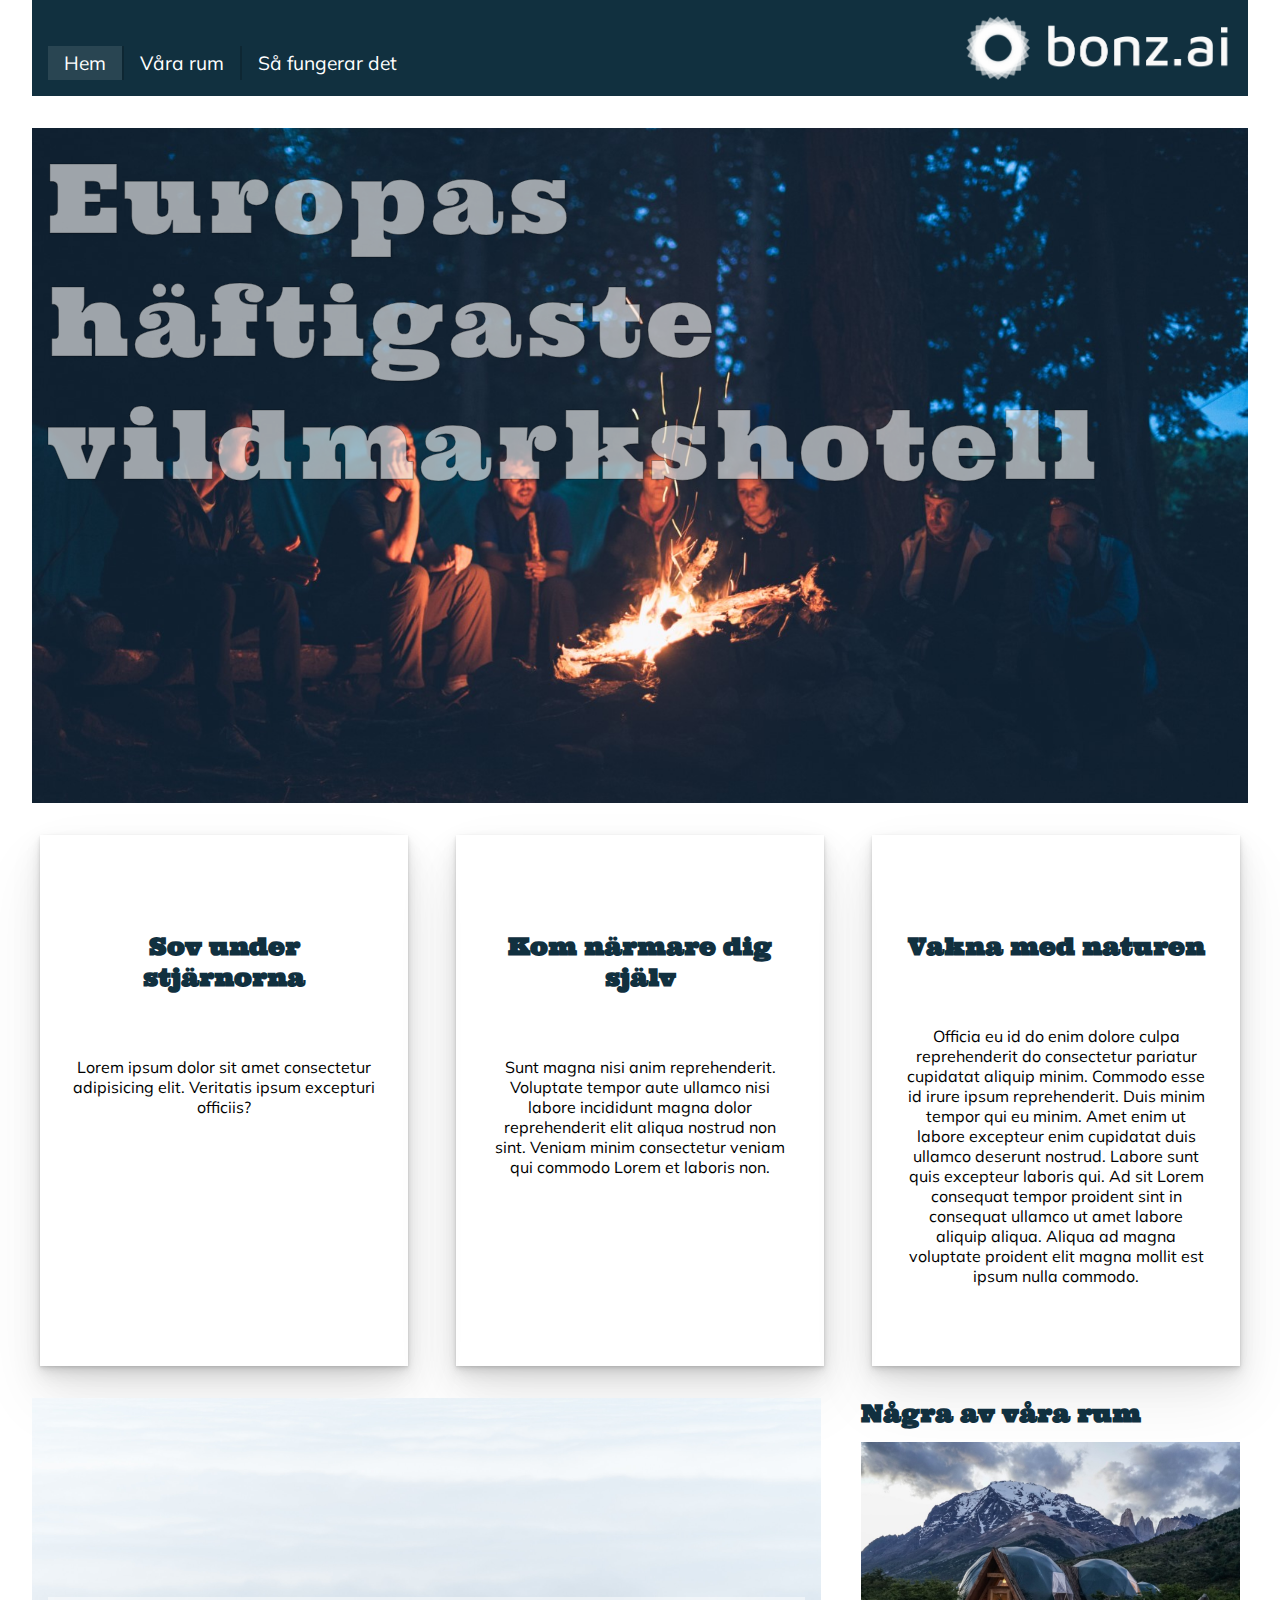
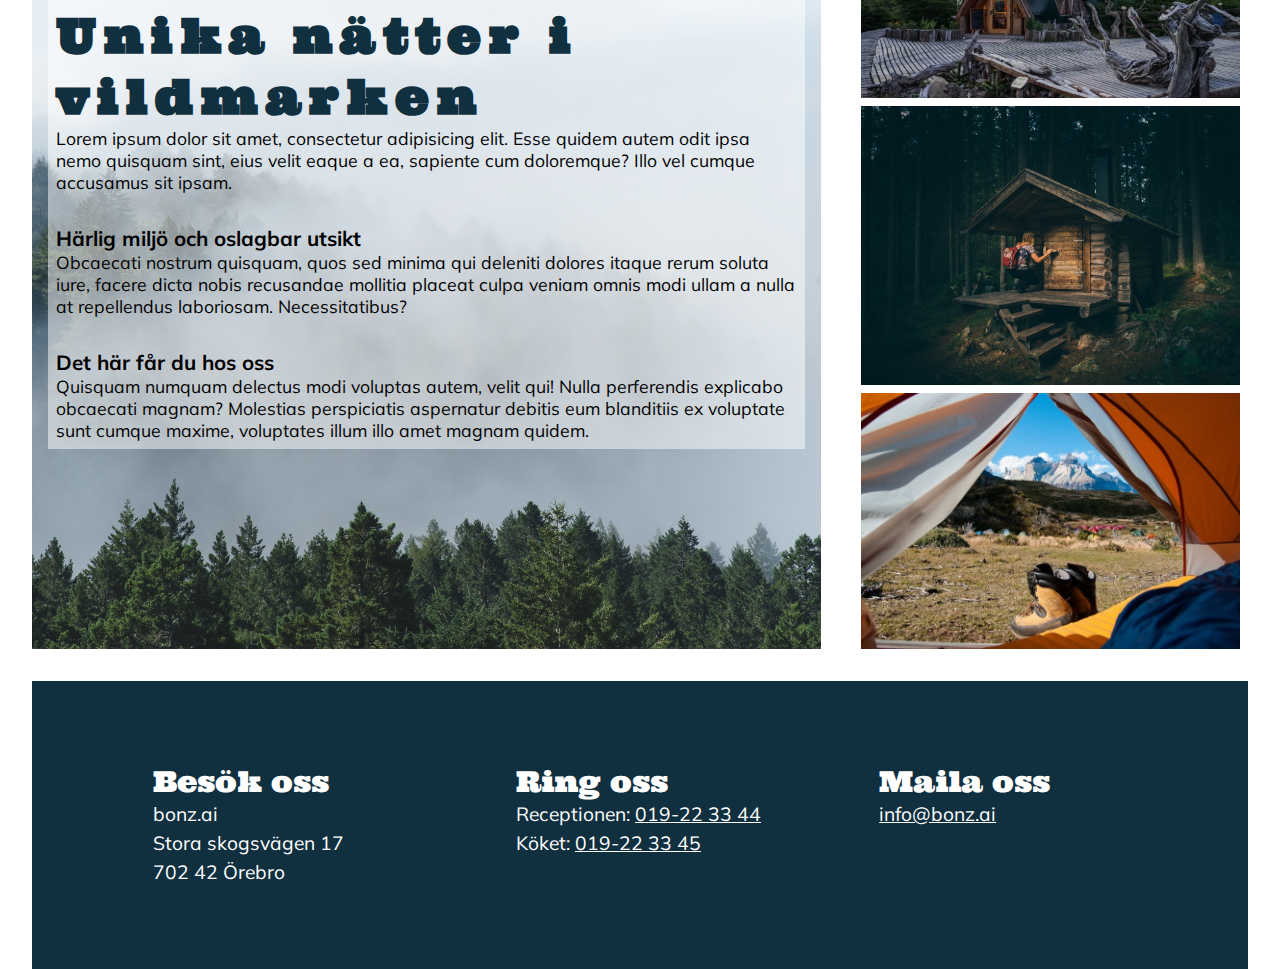
<file: index.html>
<!DOCTYPE html>
<html lang="sv">
 <head>
  <meta charset="UTF-8" />
  <meta name="viewport" content="width=device-width, initial-scale=1.0" />
  <title>bonz.ai - Vildmarksupplevelser i världsklass</title>
  <link rel="stylesheet" href="style.css" />
  <link
   rel="shortcut icon"
   href="./assets/logo/bonz.ai-logo-black-symbol.png"
   type="image/x-icon" />
 </head>

 <body>
  <div class="wrapper">
   <nav class="nav">
    <ul class="nav__list">
     <li class="nav__item nav__item--selected">
      <a class="nav__link" href="./index.html">Hem</a>
     </li>
     <li class="nav__item nav__item--middle">
      <a class="nav__link" href="./rooms.html">Våra rum</a>
     </li>
     <li class="nav__item">
      <a class="nav__link" href="./about.html">Så fungerar det</a>
     </li>
    </ul>
    <img
     class="nav__logo"
     src="./assets/logo/bonz.ai-logo-white-landscape.png"
     alt="Logotype bonz.ai" />
    <img
     class="nav__logo nav__logo--portrait"
     src="./assets/logo/bonz.ai-logo-white-portrait.png"
     alt="Logotype bonz.ai" />
   </nav>

   <header class="page-header">
    <h1 class="page-header__title">Europas häftigaste vildmarkshotell</h1>
   </header>

   <section class="card-container">
    <article class="card">
     <h2 class="card__title">Sov under stjärnorna</h2>
     <p class="card__text">
      Lorem ipsum dolor sit amet consectetur adipisicing elit. Veritatis ipsum
      excepturi officiis?
     </p>
    </article>
    <article class="card">
     <h2 class="card__title">Kom närmare dig själv</h2>
     <p class="card__text">
      Sunt magna nisi anim reprehenderit. Voluptate tempor aute ullamco nisi labore
      incididunt magna dolor reprehenderit elit aliqua nostrud non sint. Veniam minim
      consectetur veniam qui commodo Lorem et laboris non.
     </p>
    </article>
    <article class="card">
     <h2 class="card__title">Vakna med naturen</h2>
     <p class="card__text">
      Officia eu id do enim dolore culpa reprehenderit do consectetur pariatur
      cupidatat aliquip minim. Commodo esse id irure ipsum reprehenderit. Duis minim
      tempor qui eu minim. Amet enim ut labore excepteur enim cupidatat duis ullamco
      deserunt nostrud. Labore sunt quis excepteur laboris qui. Ad sit Lorem
      consequat tempor proident sint in consequat ullamco ut amet labore aliquip
      aliqua. Aliqua ad magna voluptate proident elit magna mollit est ipsum nulla
      commodo.
     </p>
    </article>
   </section>
   <main class="main main--background">
    <article class="main__textbox">
     <h2 class="main__title">Unika nätter i vildmarken</h2>
     <p class="main__text">
      Lorem ipsum dolor sit amet, consectetur adipisicing elit. Esse quidem autem
      odit ipsa nemo quisquam sint, eius velit eaque a ea, sapiente cum doloremque?
      Illo vel cumque accusamus sit ipsam.
     </p>
     <h3 class="main__text-title">Härlig miljö och oslagbar utsikt</h3>
     <p class="main__text">
      Obcaecati nostrum quisquam, quos sed minima qui deleniti dolores itaque rerum
      soluta iure, facere dicta nobis recusandae mollitia placeat culpa veniam omnis
      modi ullam a nulla at repellendus laboriosam. Necessitatibus?
     </p>
     <h3 class="main__text-title">Det här får du hos oss</h3>
     <p class="main__text">
      Quisquam numquam delectus modi voluptas autem, velit qui! Nulla perferendis
      explicabo obcaecati magnam? Molestias perspiciatis aspernatur debitis eum
      blanditiis ex voluptate sunt cumque maxime, voluptates illum illo amet magnam
      quidem.
     </p>
    </article>
   </main>
   <aside class="featured-rooms">
    <h2 class="featured-rooms__title">Några av våra rum</h2>
    <div class="featured-rooms__gallery">
     <figure>
      <a href="./rooms.html#room__spaceballs">
       <img
        src="./assets/img/spaceballs.jpg"
        alt="spaceballs"
        class="featured-rooms__img" />
      </a>
     </figure>
     <figure>
      <a href="./rooms.html#room__hut">
       <img
        src="./assets/img/stuga.jpg"
        alt="Stuga i skogen"
        class="featured-rooms__img" />
      </a>
     </figure>

     <figure>
      <a href="./rooms.html#room__tent">
       <img src="./assets/img/talt.jpg" alt="Tält" class="featured-rooms__img" />
      </a>
     </figure>
    </div>
   </aside>
   <footer class="footer">
    <address class="footer__item footer__item--first">
     <h2 class="footer__title">Besök oss</h2>
     <p class="footer__text">bonz.ai</p>
     <p class="footer__text">Stora skogsvägen 17</p>
     <p class="footer__text">702 42 Örebro</p>
    </address>
    <address class="footer__item">
     <h2 class="footer__title">Ring oss</h2>
     <p class="footer__text">
      Receptionen:
      <a class="footer__link" href="tel:+46000000000">019-22&nbsp;33&nbsp;44</a>
     </p>
     <p class="footer__text">
      Köket:
      <a class="footer__link" href="tel:+46000000000">019-22&nbsp;33&nbsp;45</a>
     </p>
    </address>
    <address class="footer__item footer__item--last">
     <h2 class="footer__title">Maila oss</h2>
     <p class="footer__text">
      <a href="mailto:info@bonz.ai" class="footer__link">info@bonz.ai</a>
     </p>
    </address>
   </footer>
  </div>
 </body>
</html>
</file>
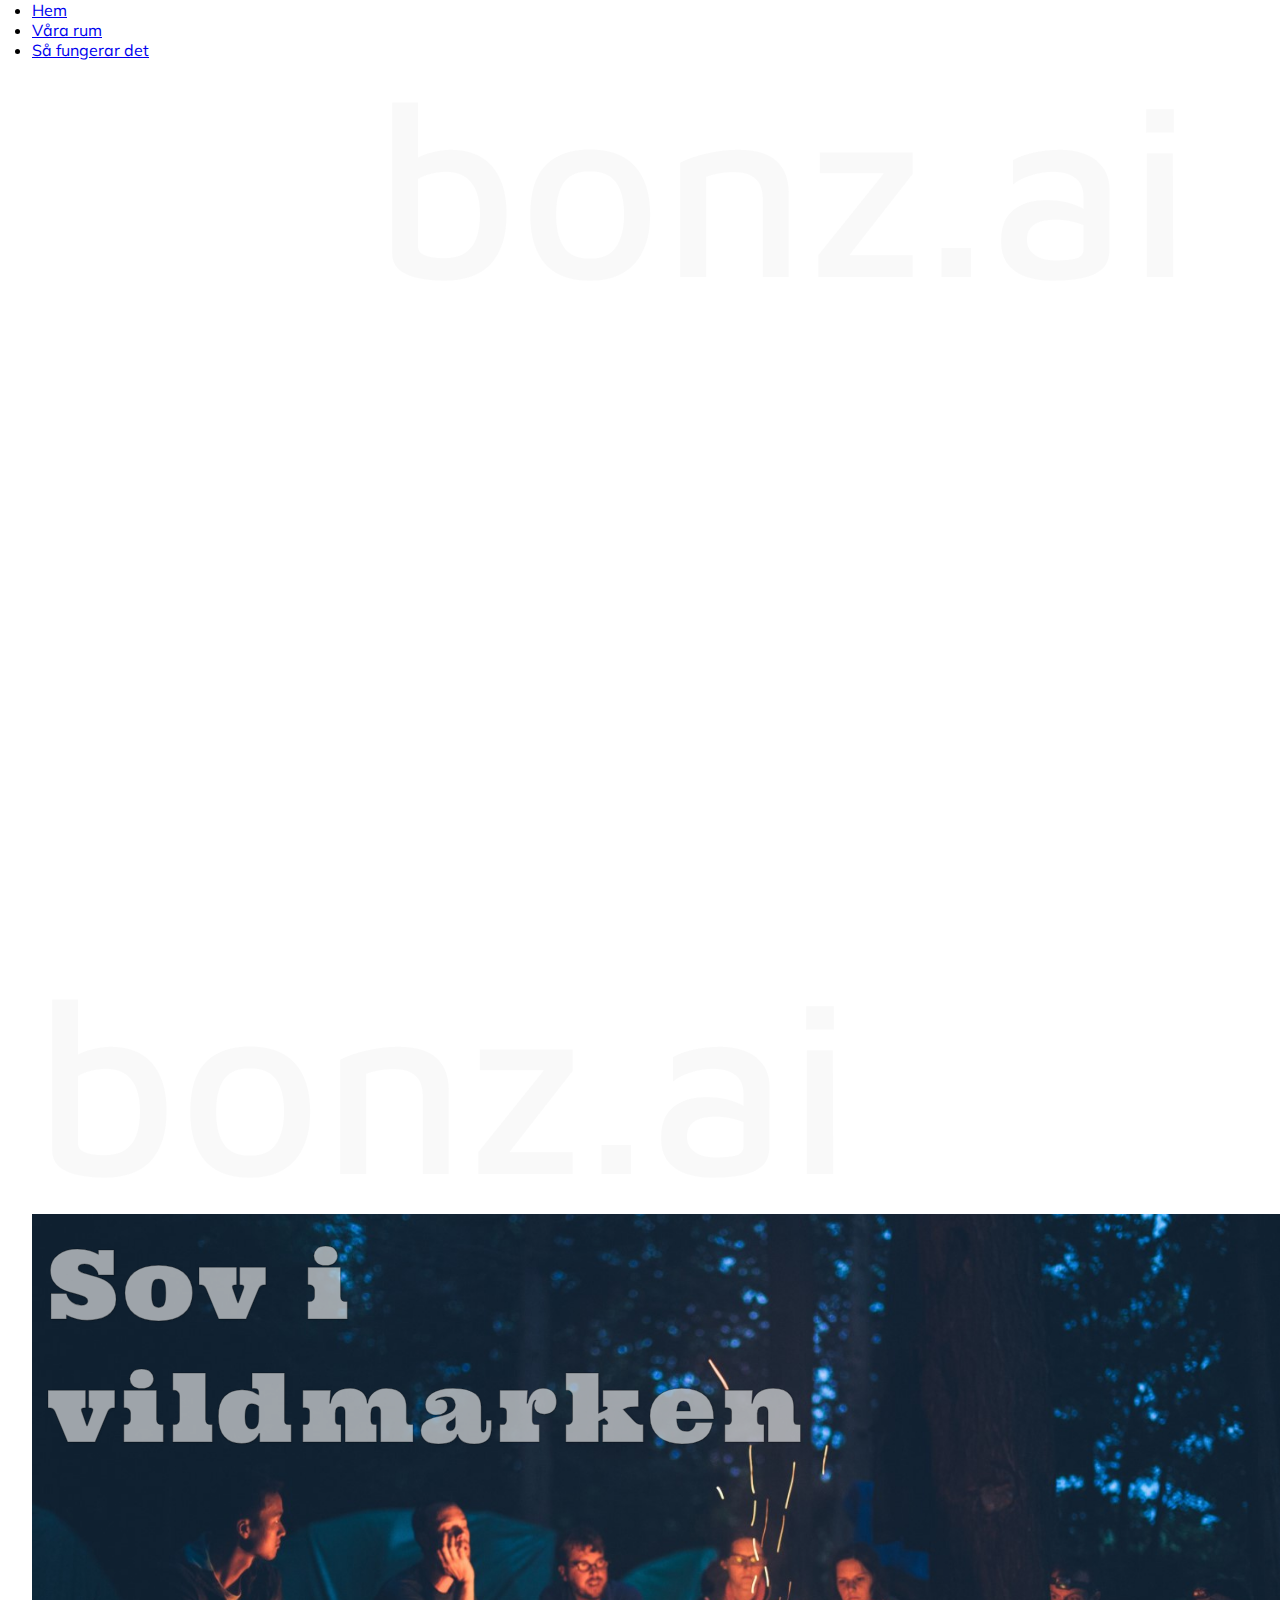
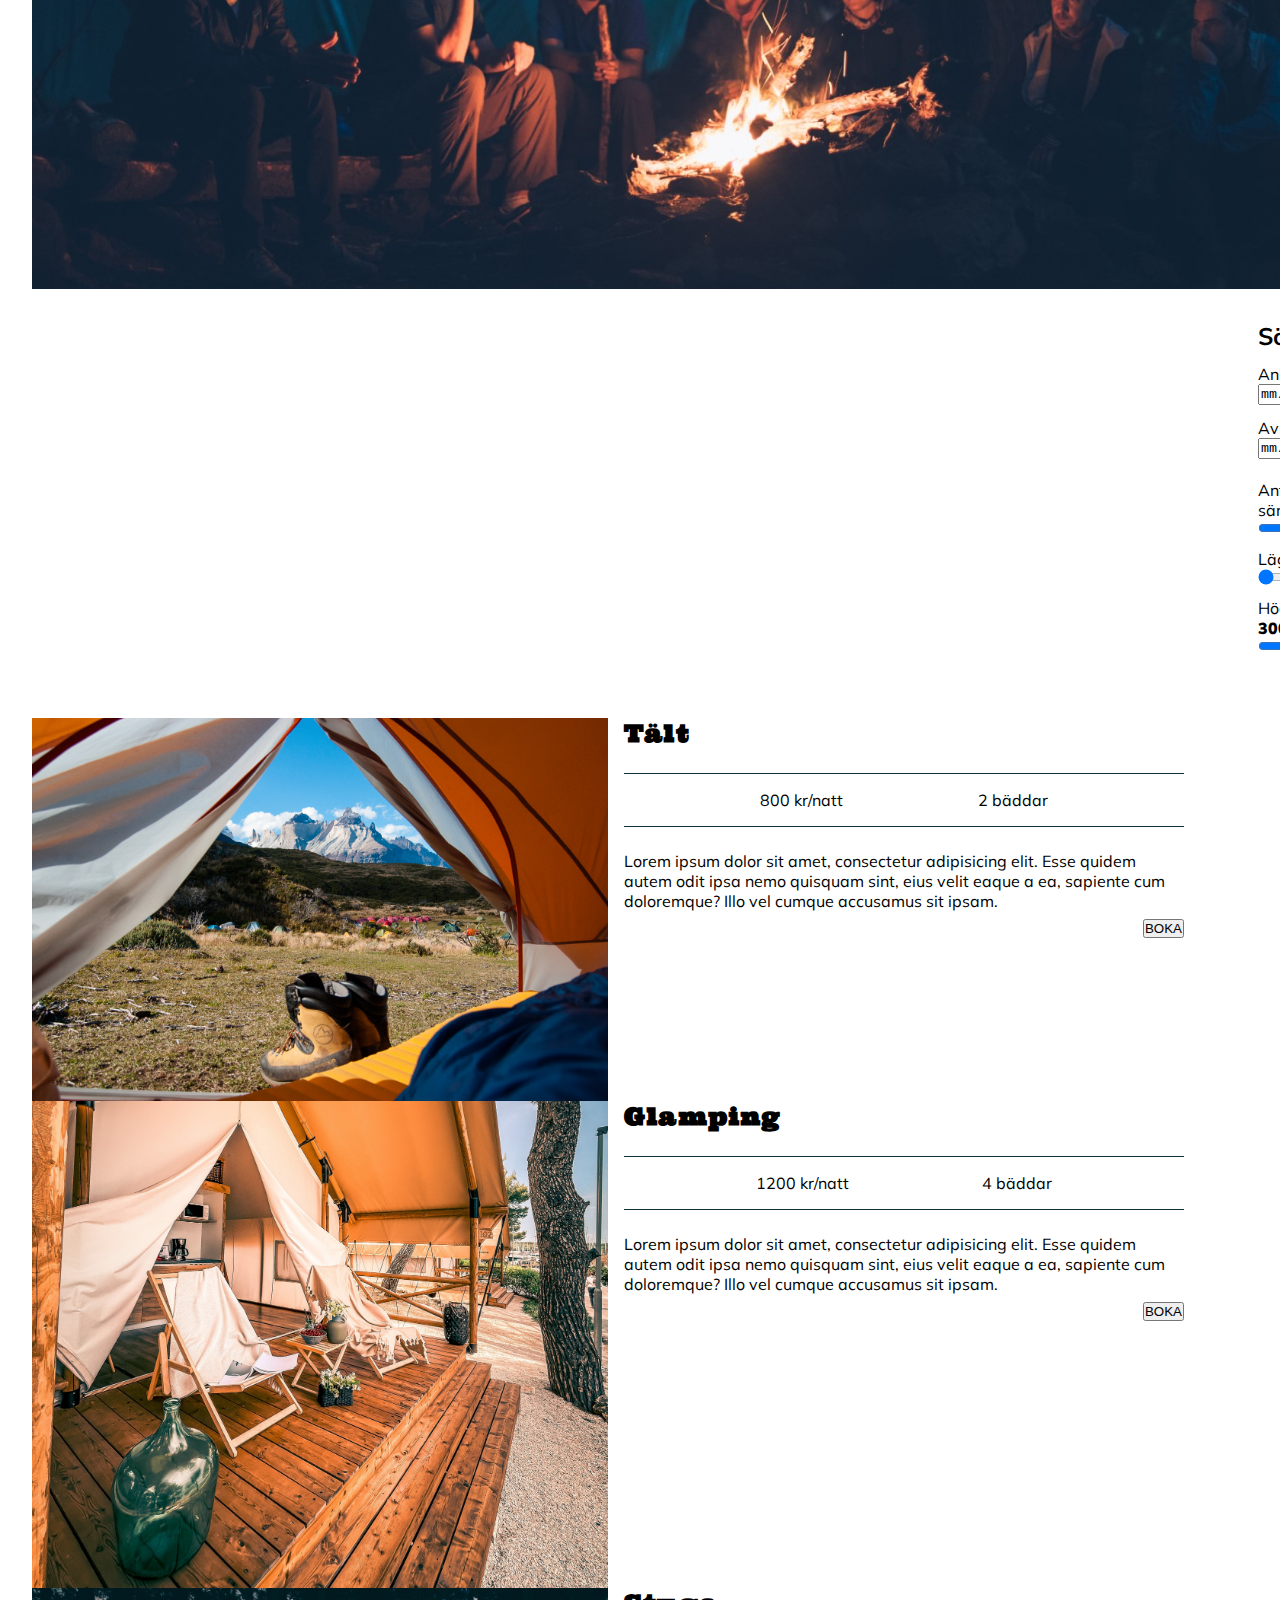
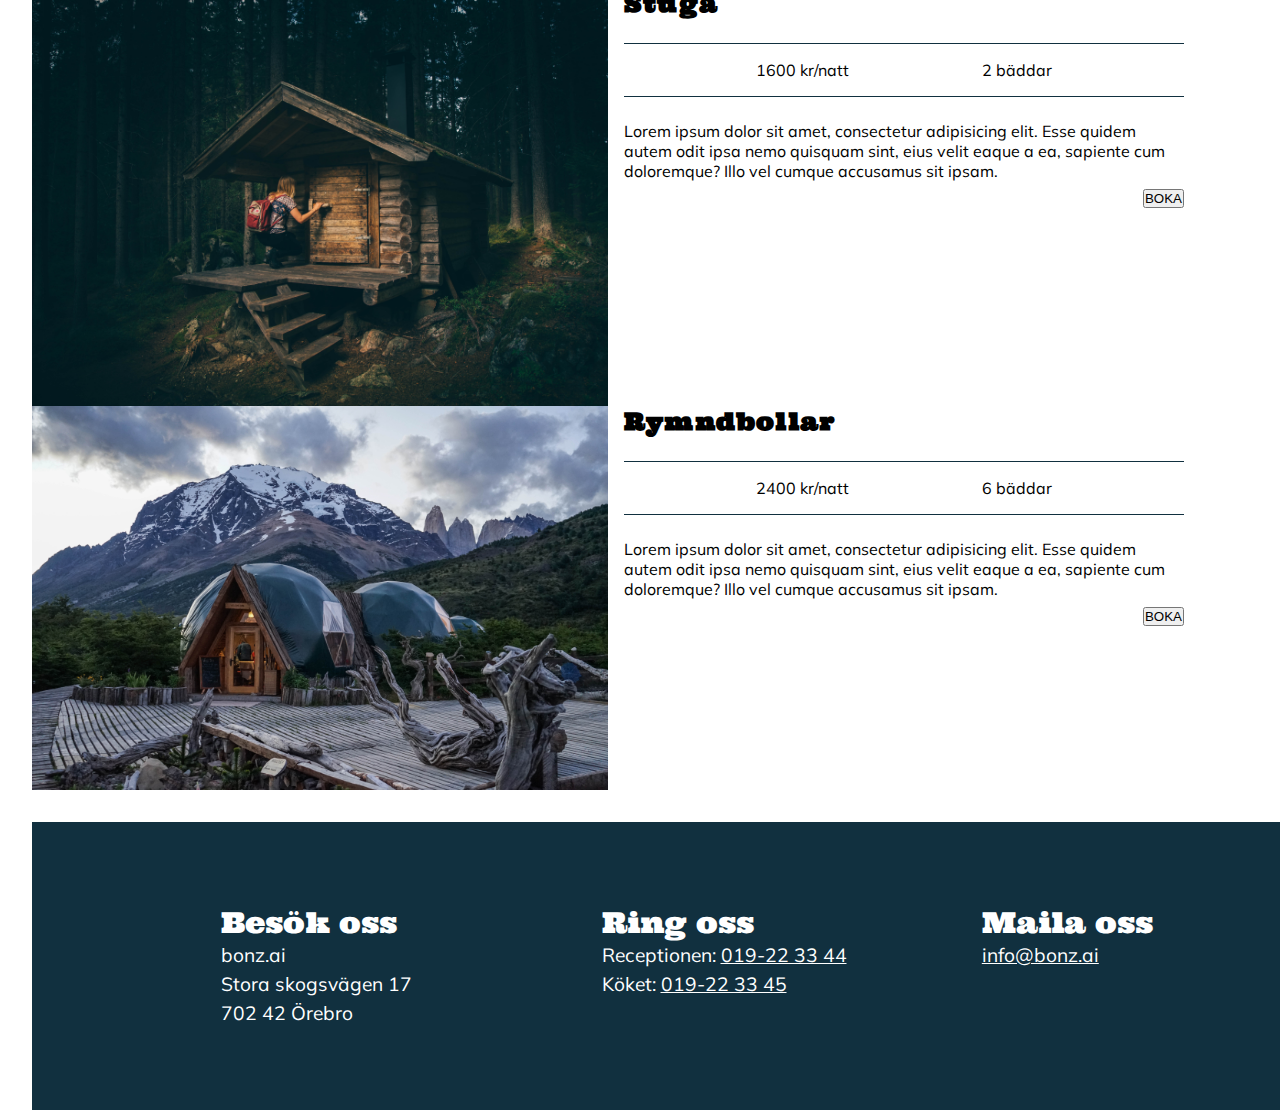
<file: rooms/index.html>
<!DOCTYPE html>
<html lang="sv">
 <head>
  <meta charset="UTF-8" />
  <meta name="viewport" content="width=device-width, initial-scale=1.0" />
  <title>bonz.ai - Vildmarksupplevelser i världsklass</title>
  <link rel="stylesheet" href="./../style.css" />
  <link
   rel="shortcut icon"
   href="../assets/logo/bonz.ai-logo-black-symbol.png"
   type="image/x-icon" />
 </head>

 <body>
  <div class="wrapper">
   <nav class="main-nav">
    <ul class="main-nav__list">
     <li class="main-nav__item">
      <a class="main-nav__link" href="/">Hem</a>
     </li>
     <li class="main-nav__item main-nav__item--middle main-nav__item--selected">
      <a class="main-nav__link" href="#">Våra rum</a>
     </li>
     <li class="main-nav__item">
      <a class="main-nav__link" href="#">Så fungerar det</a>
     </li>
    </ul>
    <img
     class="main-nav__logo"
     src="../assets/logo/bonz.ai-logo-white-landscape.png"
     alt="Logotype bonz.ai" />
    <img
     class="main-nav__logo main-nav__logo--portrait"
     src="../assets/logo/bonz.ai-logo-white-portrait.png"
     alt="Logotype bonz.ai" />
   </nav>

   <header class="page-header">
    <h1 class="page-header__title">Sov i vildmarken</h1>
   </header>

   <aside class="room-select">
    <form class="room-select__form" action="">
     <div class="room-select__traveldates">
      <h2 class="room-select__title">Sök rum</h2>
      <label class="room-select__label" for="arrival">Ankomst:</label>
      <input type="date" id="arrival" name="arrival" />
      <label class="room-select__label" for="departure">Avresa:</label>
      <input type="date" id="departure" name="departure" />
     </div>
     <div class="room-select__settings">
      <label class="room-select__label" for="num_beds"
       >Antal sängplatser: <span class="room-select__selected">3</span></label
      >
      <input type="range" min="1" max="6" value="3" class="slider" id="num_beds" />
      <label class="room-select__label" for="low-price"
       >Lägsta pris: <span class="room-select__selected">0</span></label
      >
      <input
       type="range"
       min="0"
       max="3000"
       value="3"
       class="slider"
       id="low-price" />
      <label class="room-select__label" for="high-price"
       >Högsta pris: <span class="room-select__selected">3000</span></label
      >
      <input
       type="range"
       min="0"
       max="3000"
       value="3000"
       class="slider"
       id="high-price" />
     </div>
    </form>
   </aside>

   <main class="main-content main-content--lift">
    <article class="room" id="room__tent">
     <img class="room__img" src="../img/talt.jpg" alt="Tält" />
     <section class="room__txt-area">
      <h2 class="room__title">Tält</h2>
      <summary class="room__info">
       <span class="room__price">800 kr/natt</span>
       <span class="room__beds">2 bäddar</span>
      </summary>
      <p class="room__text">
       Lorem ipsum dolor sit amet, consectetur adipisicing elit. Esse quidem autem
       odit ipsa nemo quisquam sint, eius velit eaque a ea, sapiente cum doloremque?
       Illo vel cumque accusamus sit ipsam.
      </p>
      <button class="room__book--btn">BOKA</button>
     </section>
    </article>

    <article class="room" id="room__glamping">
     <img class="room__img" src="../img/glamping.jpg" alt="Glamping" />
     <section class="room__txt-area">
      <h2 class="room__title">Glamping</h2>
      <summary class="room__info">
       <span class="room__price">1200 kr/natt</span>
       <span class="room__beds">4 bäddar</span>
      </summary>
      <p class="room__text">
       Lorem ipsum dolor sit amet, consectetur adipisicing elit. Esse quidem autem
       odit ipsa nemo quisquam sint, eius velit eaque a ea, sapiente cum doloremque?
       Illo vel cumque accusamus sit ipsam.
      </p>
      <button class="room__book--btn">BOKA</button>
     </section>
    </article>

    <article class="room" id="room__hut">
     <img class="room__img" src="../img/stuga.jpg" alt="Rymndbollar" />

     <section class="room__txt-area">
      <h2 class="room__title">Stuga</h2>
      <summary class="room__info">
       <span class="room__price">1600 kr/natt</span>
       <span class="room__beds">2 bäddar</span>
      </summary>
      <p class="room__text">
       Lorem ipsum dolor sit amet, consectetur adipisicing elit. Esse quidem autem
       odit ipsa nemo quisquam sint, eius velit eaque a ea, sapiente cum doloremque?
       Illo vel cumque accusamus sit ipsam.
      </p>
      <button class="room__book--btn">BOKA</button>
     </section>
    </article>
    <article class="room" id="room__spaceballs">
     <img class="room__img" src="../img/spaceballs.jpg" alt="Rymndbollar" />
     <section class="room__txt-area">
      <h2 class="room__title">Rymndbollar</h2>
      <summary class="room__info">
       <span class="room__price">2400 kr/natt</span>
       <span class="room__beds">6 bäddar</span>
      </summary>
      <p class="room__text">
       Lorem ipsum dolor sit amet, consectetur adipisicing elit. Esse quidem autem
       odit ipsa nemo quisquam sint, eius velit eaque a ea, sapiente cum doloremque?
       Illo vel cumque accusamus sit ipsam.
      </p>
      <button class="room__book--btn">BOKA</button>
     </section>
    </article>
   </main>

   <footer class="footer">
    <section class="footer__item footer__item--first">
     <h2 class="footer__title">Besök oss</h2>
     <p class="footer__text">bonz.ai</p>
     <p class="footer__text">Stora skogsvägen 17</p>
     <p class="footer__text">702 42 Örebro</p>
    </section>
    <section class="footer__item">
     <h2 class="footer__title">Ring oss</h2>
     <p class="footer__text">
      Receptionen:
      <a class="footer__link" href="tel:+46000000000">019-22&nbsp;33&nbsp;44</a>
     </p>
     <p class="footer__text">
      Köket:
      <a class="footer__link" href="tel:+46000000000">019-22&nbsp;33&nbsp;45</a>
     </p>
    </section>
    <section class="footer__item footer__item--last">
     <h2 class="footer__title">Maila oss</h2>
     <p class="footer__text">
      <a href="mailto:info@bonz.ai" class="footer__link">info@bonz.ai</a>
     </p>
    </section>
   </footer>
  </div>
 </body>
</html>
</file>
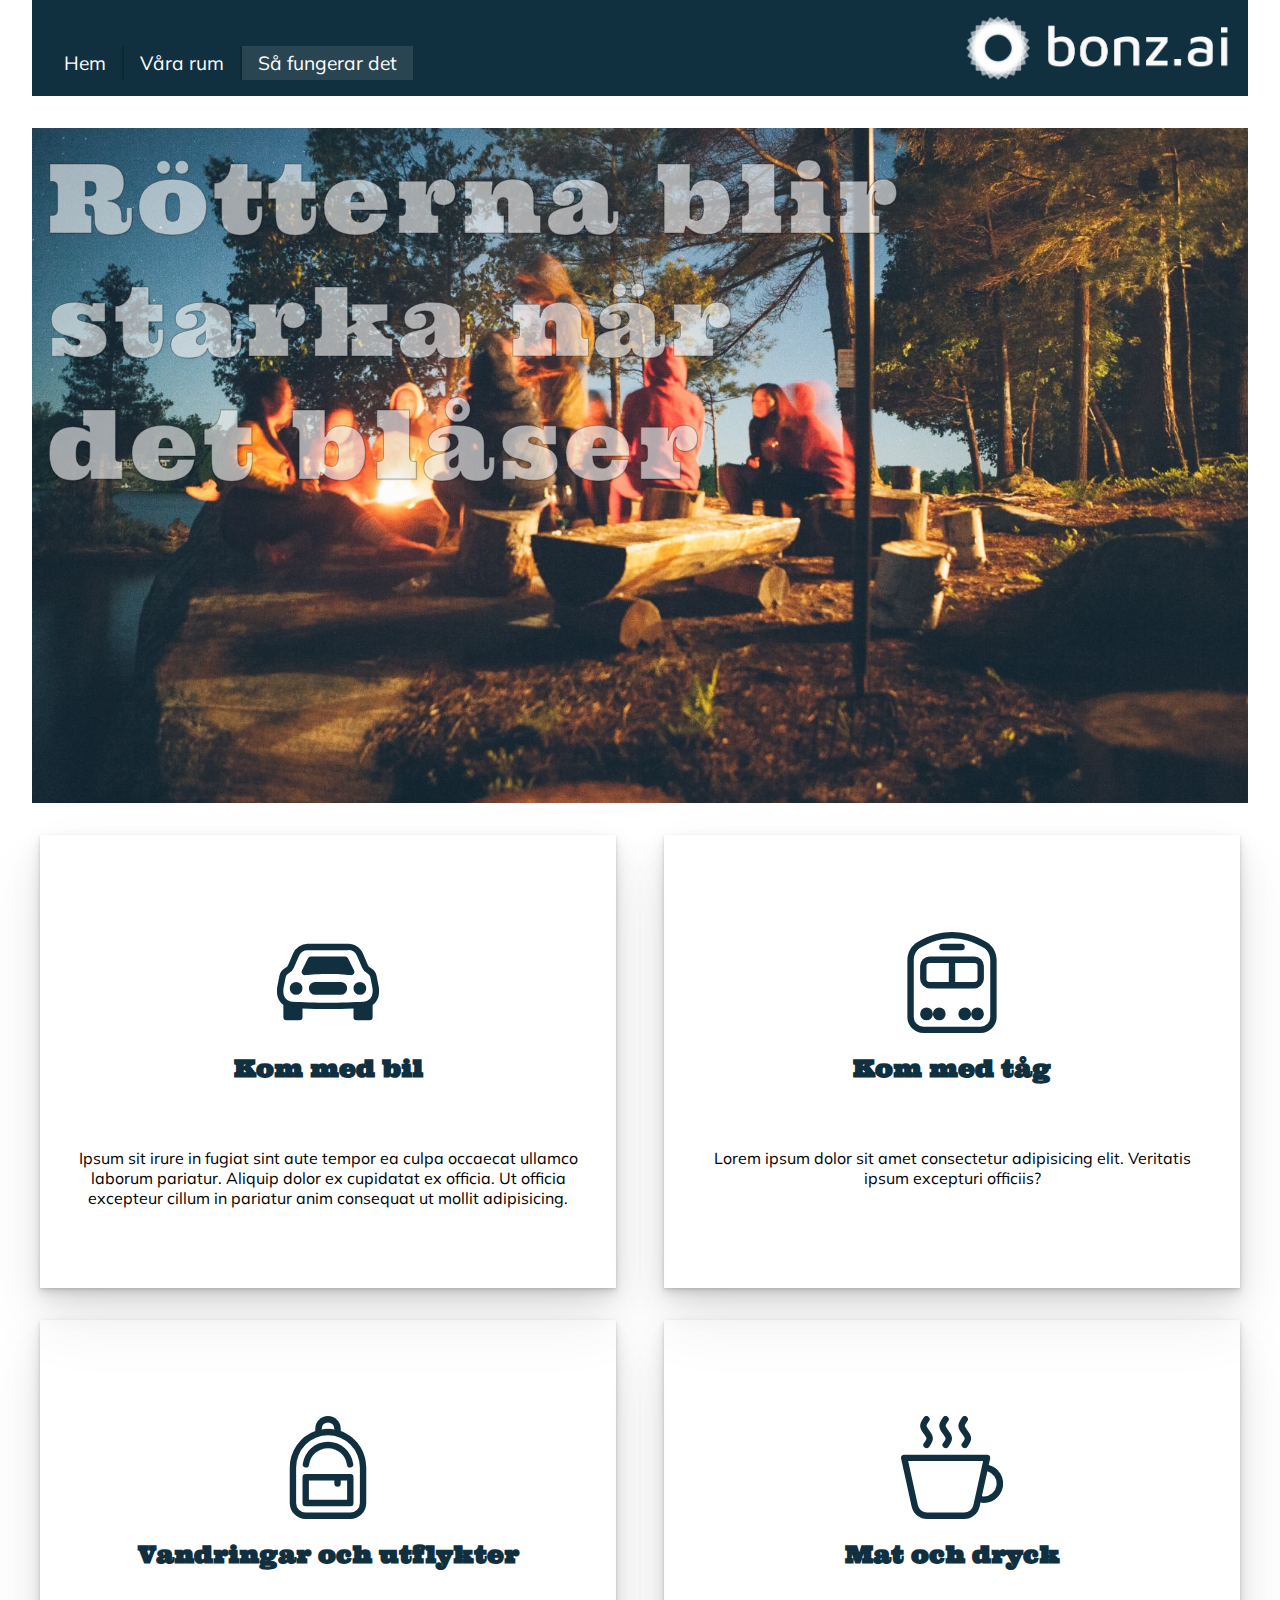
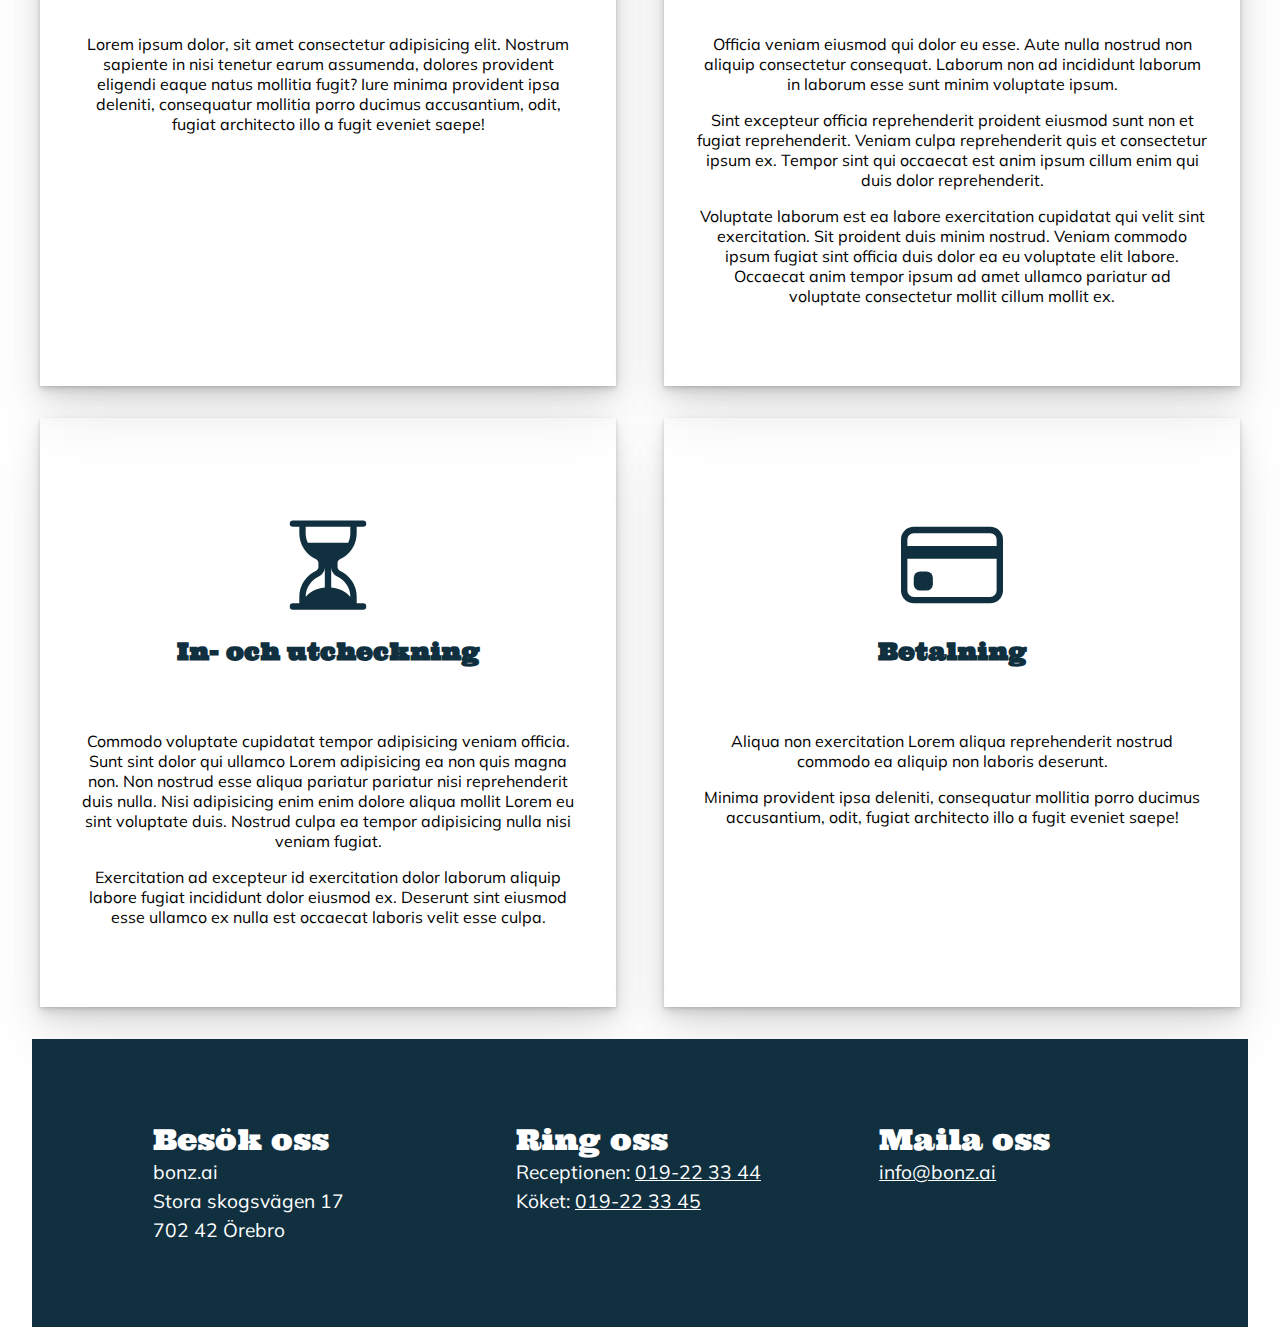
<file: about.html>
<!DOCTYPE html>
<html lang="sv">
 <head>
  <meta charset="UTF-8" />
  <meta name="viewport" content="width=device-width, initial-scale=1.0" />
  <title>bonz.ai - Vildmarksupplevelser i världsklass</title>
  <link rel="stylesheet" href="././style.css" />
  <link
   rel="shortcut icon"
   href="./assets/logo/bonz.ai-logo-black-symbol.png"
   type="image/x-icon" />
 </head>

 <body>
  <div class="wrapper">
   <nav class="nav">
    <ul class="nav__list">
     <li class="nav__item">
      <a class="nav__link" href="./index.html">Hem</a>
     </li>
     <li class="nav__item nav__item--middle">
      <a class="nav__link" href="./rooms.html">Våra rum</a>
     </li>
     <li class="nav__item nav__item--selected">
      <a class="nav__link" href="./about.html">Så fungerar det</a>
     </li>
    </ul>
    <img
     class="nav__logo"
     src="./assets/logo/bonz.ai-logo-white-landscape.png"
     alt="Logotype bonz.ai" />
    <img
     class="nav__logo nav__logo--portrait"
     src="./assets/logo/bonz.ai-logo-white-portrait.png"
     alt="Logotype bonz.ai" />
   </nav>

   <header class="page-header page-header--alt-img-2">
    <h1 class="page-header__title">Rötterna blir starka när det blåser</h1>
   </header>

   <main class="card-container">
    <article class="card card--large">
     <img class="card__img" src="./assets/bootstrap-icons/car-front.svg" alt="Bil" />
     <h2 class="card__title">Kom med bil</h2>
     <p class="card__text">
      Ipsum sit irure in fugiat sint aute tempor ea culpa occaecat ullamco laborum
      pariatur. Aliquip dolor ex cupidatat ex officia. Ut officia excepteur cillum in
      pariatur anim consequat ut mollit adipisicing.
     </p>
    </article>
    <article class="card card--large">
     <img
      class="card__img"
      src="./assets/bootstrap-icons/train-front.svg"
      alt="Tåg" />
     <h2 class="card__title">Kom med tåg</h2>
     <p class="card__text">
      Lorem ipsum dolor sit amet consectetur adipisicing elit. Veritatis ipsum
      excepturi officiis?
     </p>
    </article>
    <article class="card card--large">
     <img
      class="card__img"
      src="./assets/bootstrap-icons/backpack.svg"
      alt="Ryggsäck" />
     <h2 class="card__title">Vandringar och utflykter</h2>
     <p class="card__text">
      Lorem ipsum dolor, sit amet consectetur adipisicing elit. Nostrum sapiente in
      nisi tenetur earum assumenda, dolores provident eligendi eaque natus mollitia
      fugit? Iure minima provident ipsa deleniti, consequatur mollitia porro ducimus
      accusantium, odit, fugiat architecto illo a fugit eveniet saepe!
     </p>
    </article>
    <article class="card card--large">
     <img
      class="card__img"
      src="./assets/bootstrap-icons/cup-hot.svg"
      alt="Kaffekopp" />
     <h2 class="card__title">Mat och dryck</h2>
     <p class="card__text">
      Officia veniam eiusmod qui dolor eu esse. Aute nulla nostrud non aliquip
      consectetur consequat. Laborum non ad incididunt laborum in laborum esse sunt
      minim voluptate ipsum.
     </p>
     <p class="card__text">
      Sint excepteur officia reprehenderit proident eiusmod sunt non et fugiat
      reprehenderit. Veniam culpa reprehenderit quis et consectetur ipsum ex. Tempor
      sint qui occaecat est anim ipsum cillum enim qui duis dolor reprehenderit.
     </p>
     <p class="card__text">
      Voluptate laborum est ea labore exercitation cupidatat qui velit sint
      exercitation. Sit proident duis minim nostrud. Veniam commodo ipsum fugiat sint
      officia duis dolor ea eu voluptate elit labore. Occaecat anim tempor ipsum ad
      amet ullamco pariatur ad voluptate consectetur mollit cillum mollit ex.
     </p>
    </article>
    <article class="card card--large">
     <img
      class="card__img"
      src="./assets/bootstrap-icons/hourglass-split.svg"
      alt="Tåg" />
     <h2 class="card__title">In- och utcheckning</h2>
     <p class="card__text">
      Commodo voluptate cupidatat tempor adipisicing veniam officia. Sunt sint dolor
      qui ullamco Lorem adipisicing ea non quis magna non. Non nostrud esse aliqua
      pariatur pariatur nisi reprehenderit duis nulla. Nisi adipisicing enim enim
      dolore aliqua mollit Lorem eu sint voluptate duis. Nostrud culpa ea tempor
      adipisicing nulla nisi veniam fugiat.
     </p>
     <p class="card__text">
      Exercitation ad excepteur id exercitation dolor laborum aliquip labore fugiat
      incididunt dolor eiusmod ex. Deserunt sint eiusmod esse ullamco ex nulla est
      occaecat laboris velit esse culpa.
     </p>
    </article>
    <article class="card card--large">
     <img
      class="card__img"
      src="./assets/bootstrap-icons/credit-card.svg"
      alt="Tåg" />
     <h2 class="card__title">Betalning</h2>
     <p class="card__text">
      Aliqua non exercitation Lorem aliqua reprehenderit nostrud commodo ea aliquip
      non laboris deserunt.
     </p>
     <p class="card__text">
      Minima provident ipsa deleniti, consequatur mollitia porro ducimus accusantium,
      odit, fugiat architecto illo a fugit eveniet saepe!
     </p>
    </article>
   </main>

   <footer class="footer">
    <address class="footer__item footer__item--first">
     <h2 class="footer__title">Besök oss</h2>
     <p class="footer__text">bonz.ai</p>
     <p class="footer__text">Stora skogsvägen 17</p>
     <p class="footer__text">702 42 Örebro</p>
    </address>
    <address class="footer__item">
     <h2 class="footer__title">Ring oss</h2>
     <p class="footer__text">
      Receptionen:
      <a class="footer__link" href="tel:+46000000000">019-22&nbsp;33&nbsp;44</a>
     </p>
     <p class="footer__text">
      Köket:
      <a class="footer__link" href="tel:+46000000000">019-22&nbsp;33&nbsp;45</a>
     </p>
    </address>
    <address class="footer__item footer__item--last">
     <h2 class="footer__title">Maila oss</h2>
     <p class="footer__text">
      <a href="mailto:info@bonz.ai" class="footer__link">info@bonz.ai</a>
     </p>
    </address>
   </footer>
  </div>
 </body>
</html>
</file>
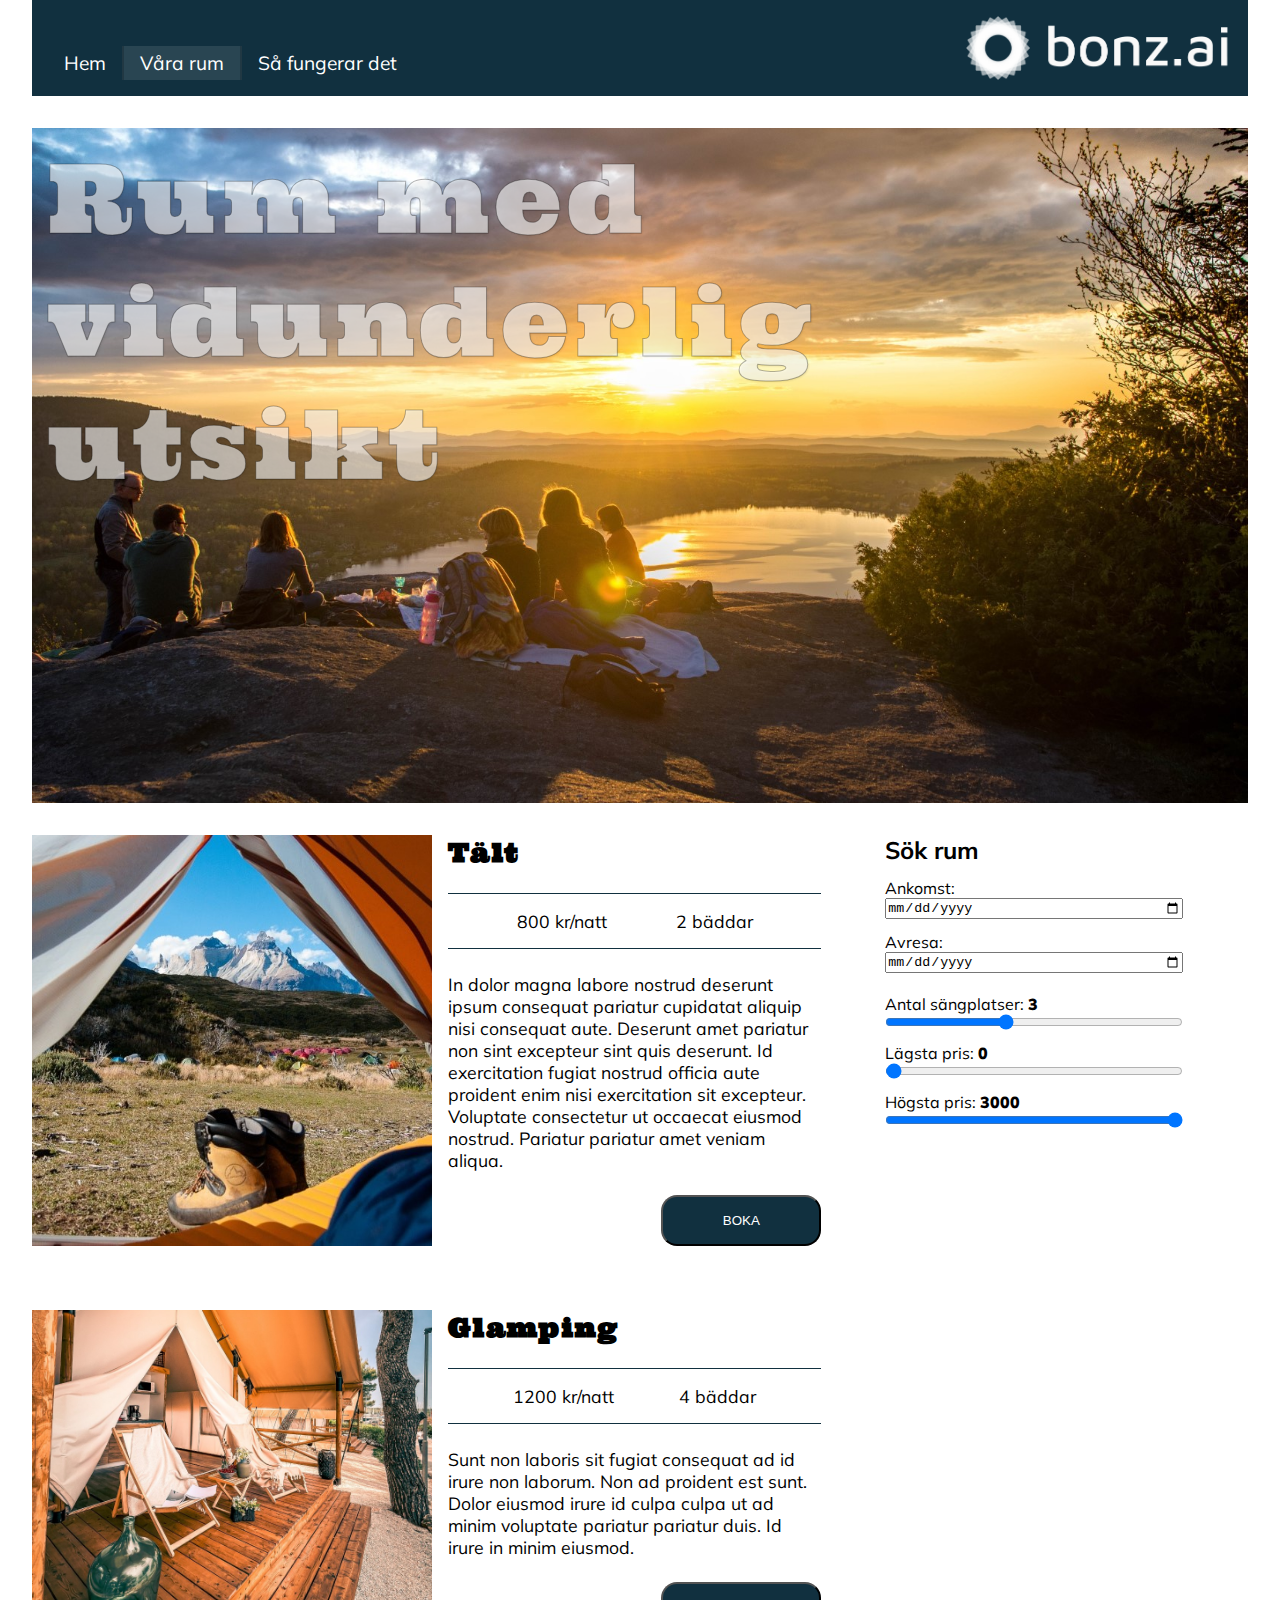
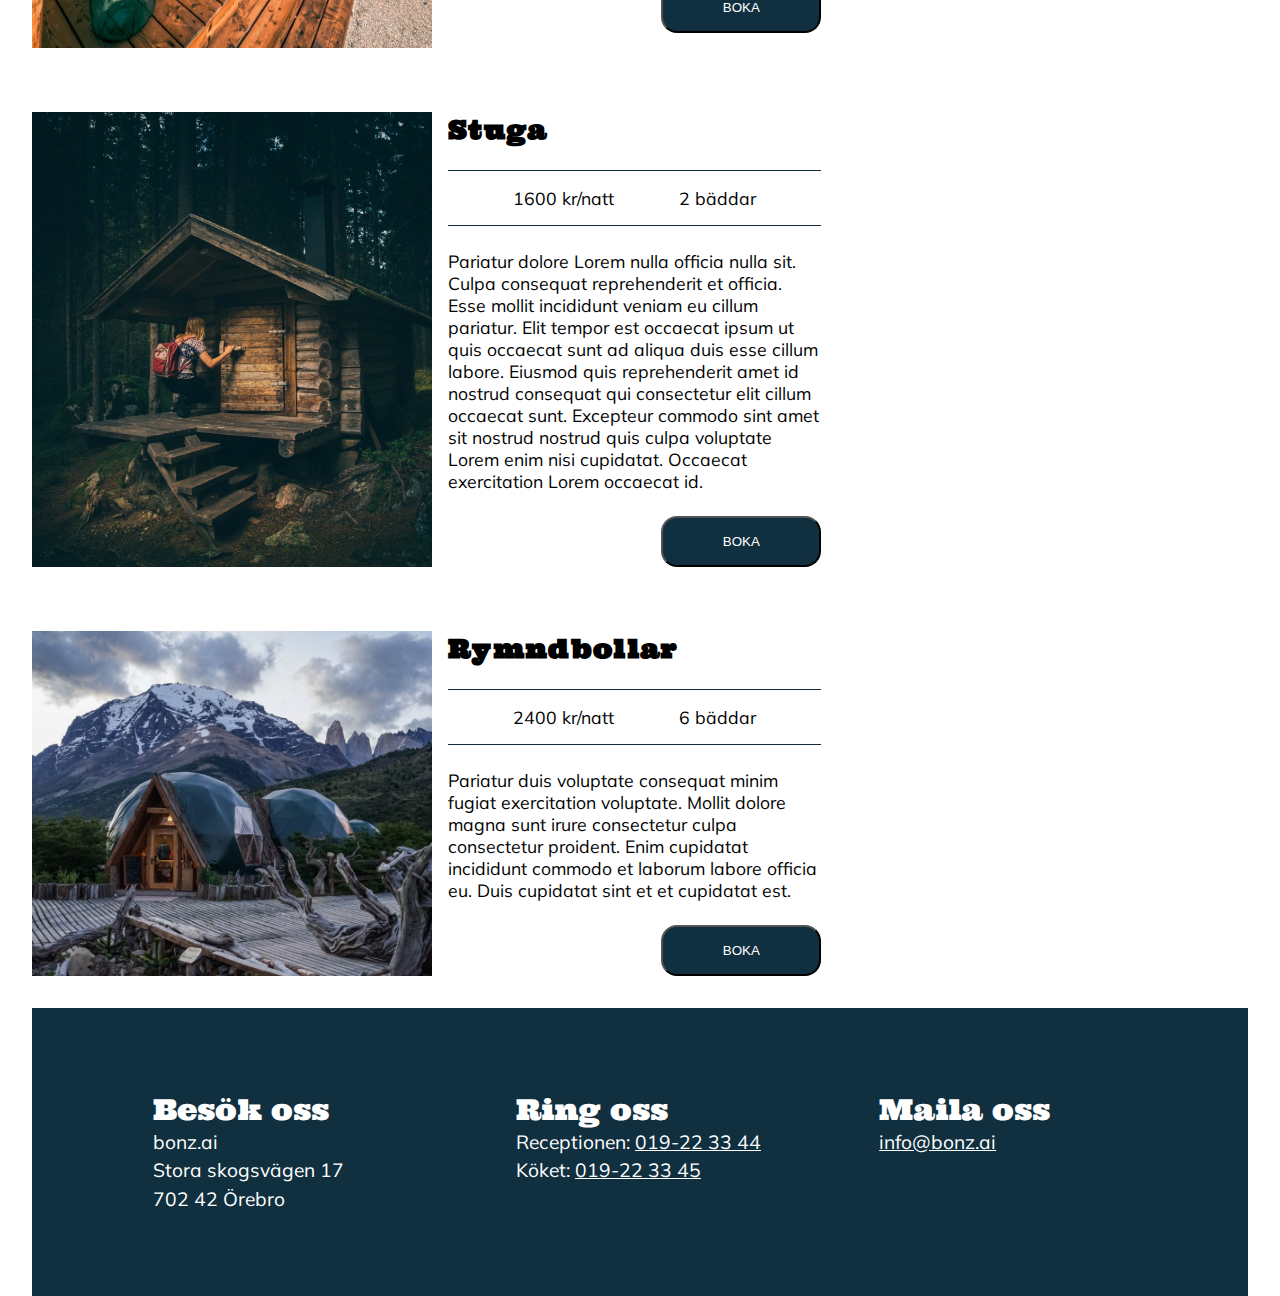
<file: rooms.html>
<!DOCTYPE html>
<html lang="sv">
 <head>
  <meta charset="UTF-8" />
  <meta name="viewport" content="width=device-width, initial-scale=1.0" />
  <title>bonz.ai - Vildmarksupplevelser i världsklass</title>
  <link rel="stylesheet" href="./style.css" />
  <link
   rel="shortcut icon"
   href="./assets/logo/bonz.ai-logo-black-symbol.png"
   type="image/x-icon" />
 </head>

 <body>
  <div class="wrapper">
   <nav class="nav">
    <ul class="nav__list">
     <li class="nav__item">
      <a class="nav__link" href="./index.html">Hem</a>
     </li>
     <li class="nav__item nav__item--middle nav__item--selected">
      <a class="nav__link" href="./rooms.html">Våra rum</a>
     </li>
     <li class="nav__item">
      <a class="nav__link" href="./about.html">Så fungerar det</a>
     </li>
    </ul>
    <img
     class="nav__logo"
     src="./assets/logo/bonz.ai-logo-white-landscape.png"
     alt="Logotype bonz.ai" />
    <img
     class="nav__logo nav__logo--portrait"
     src="./assets/logo/bonz.ai-logo-white-portrait.png"
     alt="Logotype bonz.ai" />
   </nav>

   <header class="page-header page-header--alt-img-1">
    <h1 class="page-header__title">Rum med vidunderlig utsikt</h1>
   </header>

   <aside class="room-select">
    <form class="room-select__form" action="">
     <div class="room-select__traveldates">
      <h2 class="room-select__title">Sök rum</h2>
      <label class="room-select__label" for="arrival">Ankomst:</label>
      <input
       class="room-select__datepicker"
       type="date"
       id="arrival"
       name="arrival" />
      <label class="room-select__label" for="departure">Avresa:</label>
      <input
       class="room-select__datepicker"
       type="date"
       id="departure"
       name="departure" />
     </div>
     <div class="room-select__settings">
      <label class="room-select__label" for="num_beds"
       >Antal sängplatser: <span class="room-select__selected">3</span></label
      >
      <input
       type="range"
       min="1"
       max="6"
       value="3"
       class="room-select__slider"
       id="num_beds" />
      <label class="room-select__label" for="low-price"
       >Lägsta pris: <span class="room-select__selected">0</span></label
      >
      <input
       type="range"
       min="0"
       max="3000"
       value="3"
       class="room-select__slider"
       id="low-price" />
      <label class="room-select__label" for="high-price"
       >Högsta pris: <span class="room-select__selected">3000</span></label
      >
      <input
       type="range"
       min="0"
       max="3000"
       value="3000"
       class="room-select__slider"
       id="high-price" />
     </div>
    </form>
   </aside>

   <main class="main main--lift">
    <article class="room" id="room__tent">
     <img class="room__img" src="./assets/img/talt.jpg" alt="Tält" />
     <section class="room__txt-area">
      <h2 class="room__title">Tält</h2>
      <div class="room__info">
       <span class="room__price">800 kr/natt</span>
       <span class="room__beds">2 bäddar</span>
      </div>
      <p class="room__text">
       In dolor magna labore nostrud deserunt ipsum consequat pariatur cupidatat
       aliquip nisi consequat aute. Deserunt amet pariatur non sint excepteur sint
       quis deserunt. Id exercitation fugiat nostrud officia aute proident enim nisi
       exercitation sit excepteur. Voluptate consectetur ut occaecat eiusmod nostrud.
       Pariatur pariatur amet veniam aliqua.
      </p>
      <button class="button room__book--btn">BOKA</button>
     </section>
    </article>

    <article class="room" id="room__glamping">
     <img class="room__img" src="./assets/img/glamping.jpg" alt="Glamping" />
     <section class="room__txt-area">
      <h2 class="room__title">Glamping</h2>
      <div class="room__info">
       <span class="room__price">1200 kr/natt</span>
       <span class="room__beds">4 bäddar</span>
      </div>
      <p class="room__text">
       Sunt non laboris sit fugiat consequat ad id irure non laborum. Non ad proident
       est sunt. Dolor eiusmod irure id culpa culpa ut ad minim voluptate pariatur
       pariatur duis. Id irure in minim eiusmod.
      </p>
      <button class="button room__book--btn">BOKA</button>
     </section>
    </article>

    <article class="room" id="room__hut">
     <img class="room__img" src="./assets/img/stuga.jpg" alt="Rymndbollar" />

     <section class="room__txt-area">
      <h2 class="room__title">Stuga</h2>
      <div class="room__info">
       <span class="room__price">1600 kr/natt</span>
       <span class="room__beds">2 bäddar</span>
      </div>
      <p class="room__text">
       Pariatur dolore Lorem nulla officia nulla sit. Culpa consequat reprehenderit
       et officia. Esse mollit incididunt veniam eu cillum pariatur. Elit tempor est
       occaecat ipsum ut quis occaecat sunt ad aliqua duis esse cillum labore.
       Eiusmod quis reprehenderit amet id nostrud consequat qui consectetur elit
       cillum occaecat sunt. Excepteur commodo sint amet sit nostrud nostrud quis
       culpa voluptate Lorem enim nisi cupidatat. Occaecat exercitation Lorem
       occaecat id.
      </p>
      <button class="button room__book--btn">BOKA</button>
     </section>
    </article>
    <article class="room" id="room__spaceballs">
     <img class="room__img" src="./assets/img/spaceballs.jpg" alt="Rymndbollar" />
     <section class="room__txt-area">
      <h2 class="room__title">Rymndbollar</h2>
      <div class="room__info">
       <span class="room__price">2400 kr/natt</span>
       <span class="room__beds">6 bäddar</span>
      </div>
      <p class="room__text">
       Pariatur duis voluptate consequat minim fugiat exercitation voluptate. Mollit
       dolore magna sunt irure consectetur culpa consectetur proident. Enim cupidatat
       incididunt commodo et laborum labore officia eu. Duis cupidatat sint et et
       cupidatat est.
      </p>
      <button class="button room__book--btn">BOKA</button>
     </section>
    </article>
   </main>

   <footer class="footer">
    <address class="footer__item footer__item--first">
     <h2 class="footer__title">Besök oss</h2>
     <p class="footer__text">bonz.ai</p>
     <p class="footer__text">Stora skogsvägen 17</p>
     <p class="footer__text">702 42 Örebro</p>
    </address>
    <address class="footer__item">
     <h2 class="footer__title">Ring oss</h2>
     <p class="footer__text">
      Receptionen:
      <a class="footer__link" href="tel:+46000000000">019-22&nbsp;33&nbsp;44</a>
     </p>
     <p class="footer__text">
      Köket:
      <a class="footer__link" href="tel:+46000000000">019-22&nbsp;33&nbsp;45</a>
     </p>
    </address>
    <address class="footer__item footer__item--last">
     <h2 class="footer__title">Maila oss</h2>
     <p class="footer__text">
      <a href="mailto:info@bonz.ai" class="footer__link">info@bonz.ai</a>
     </p>
    </address>
   </footer>
  </div>
 </body>
</html>
</file>
<file: style.css>
/* Setup */
@import url("https://fonts.googleapis.com/css2?family=Mulish:wght@200;300;400;500;600;700;800;900;1000&family=Ultra&display=swap");

:root {
 --color-primary: #11303f;
}
* {
 margin: 0;
 padding: 0;
 box-sizing: border-box;
}

body {
 font-family: "Mulish", sans-serif;
 overflow-x: hidden; /* Gör ingen plats för scrollbar*/
}

h1,
h2,
h3,
h4 {
 font-family: "Ultra", serif;
}

/* Reusable assets */
.button {
 width: 10rem;
 margin-top: 1rem;
 padding: 1rem;
 border-radius: 1rem;
 background: var(--color-primary);
 color: #fff;
}

/* Page start */
.wrapper {
 width: 100vw;
 max-width: 1600px;
 margin: 0 auto;
 display: grid;
 gap: 2rem;
 grid-auto-rows: auto;
}

.nav {
 grid-column: 1/-1;
 background-color: var(--color-primary);
 padding: 1rem 0;
 display: flex;
 gap: 1rem;
 flex-direction: column-reverse;
 align-items: center;
}
.nav__list {
 display: flex;
 align-items: center;
 justify-content: center;
 list-style-type: none;
}
.nav__item {
 padding: 0.3rem 1rem;
 text-align: center;
}
.nav__item:hover {
 background-color: rgba(255, 255, 255, 0.2);
}
.nav__item--middle {
 border-inline: solid 2px hsla(0, 0%, 0%, 0.175);
}
.nav__item--selected {
 background-color: rgba(255, 255, 255, 0.1);
}
.nav__link {
 color: #fff;
 text-decoration: none;
}
.nav__logo {
 display: none;
 max-height: 4rem;
}
.nav__logo--portrait {
 display: block;
}

.page-header {
 grid-column: 1/-1;
 height: min(75dvh, 75vw);
 background-image: url(./assets/img/campfire.jpg);
 background-position: center;
 background-size: cover;
 background-repeat: no-repeat;
}
.page-header--alt-img-1 {
 background-image: url(./assets/img/aview.jpg);
}
.page-header--alt-img-2 {
 background-image: url(./assets/img/dayfire.jpg);
}
.page-header__title {
 max-width: 9em;
 margin: 0.5rem 1rem 0 1rem;
 color: rgba(255, 255, 255, 0.6);
 -webkit-text-stroke: 1px rgba(0, 0, 0, 0.3);
 text-shadow: 1px 1px 2px rgba(0, 0, 0, 0.1);
 font-size: clamp(1.6rem, 8vw, 6rem);
 font-weight: normal;
 letter-spacing: 0.05em;
}

/* Cards */
.card-container {
 grid-column: 1/-1;
 display: flex;
 gap: 2rem;
 flex-wrap: wrap;
}
.card {
 flex: 1;
 min-width: 16rem;
 margin: 0 0.5rem;
 padding: 6rem 2rem 4rem;
 text-align: center;
 box-shadow: rgba(0, 0, 0, 0.07) 0px 1px 2px, rgba(0, 0, 0, 0.07) 0px 2px 4px,
  rgba(0, 0, 0, 0.07) 0px 4px 8px, rgba(0, 0, 0, 0.07) 0px 8px 16px,
  rgba(0, 0, 0, 0.07) 0px 16px 32px, rgba(0, 0, 0, 0.07) 0px 32px 64px;
}
.card--large {
 min-width: min(25rem, 90vw);
}
.card__img {
 width: 20%;
 margin-bottom: 1rem;
 /* Konverterar färgen svart till #11303f på ikonerna */
 filter: invert(15%) sepia(16%) saturate(2021%) hue-rotate(155deg) brightness(91%)
  contrast(93%);
}
.card__title {
 margin-bottom: 4rem;
 color: var(--color-primary);
}
.card__text {
 margin: 1rem 0;
}

/* Main content  */
.main {
 width: 100%;
 margin: 0 0.5rem;
 display: flex;
 gap: 4rem;
 flex-direction: column;
 align-items: center;
 justify-content: center;
 font-size: 1.1rem;
}
.main--background {
 background: center / cover no-repeat url(./assets/img/moln.jpg);
}
.main__textbox {
 max-width: 800px;
 margin: 1rem;
 padding: 0.5rem;
 background: rgba(255, 255, 255, 0.5);
}
.main__title {
 color: var(--color-primary);
 font-size: 1.8rem;
}
.main__text-title {
 margin-top: 1.5rem;
 font-family: "Mulish", sans-serif;
}

/* Rum i urval */
.featured-rooms {
 padding: 0 0.5rem;
}
.featured-rooms__title {
 margin-bottom: 0.8rem;
 color: var(--color-primary);
}
.featured-rooms__gallery {
 display: grid;
 gap: 0.5rem;
 grid-template-columns: 1fr;
}
.featured-rooms__img {
 width: 100%;
 height: 100%;
 object-fit: cover;
}

/* Detaljerad lista med rum */
.room {
 max-width: min(100%, 90vw);
 display: flex;
 gap: 1rem;
 flex-direction: column;
}
.room__img {
 max-width: 100%;
 object-fit: cover;
 vertical-align: bottom;
}
.room__title {
 letter-spacing: 0.05em;
}
.room__txt-area {
 display: flex;
 gap: 0.5rem;
 flex-direction: column;
}
.room__book--btn {
 align-self: flex-end;
}
.room__info {
 margin: 1rem 0;
 padding: 1rem;
 border-top: 1px solid var(--color-primary);
 border-bottom: 1px solid var(--color-primary);
 color: #000;
 display: flex;
 gap: 1rem;
 justify-content: space-evenly;
}

/* Sök rum  */
.room-select {
 margin: 0 2rem 2rem;
 display: flex;
 flex-direction: column;
 align-items: center;
}
.room-select__form {
 width: min(100%, 90vw);
 display: flex;
 gap: 0.5rem;
 flex-direction: column;
}
.room-select__traveldates,
.room-select__settings {
 display: flex;
 flex-direction: column;
 justify-content: space-between;
 width: 90%;
}
.room-select__title {
 font-family: "Mulish", sans-serif;
}
.room-select__selected {
 font-weight: 900;
}
.room-select__label {
 margin-top: 0.8rem;
}

/* Footer */
.footer {
 grid-column: 1/-1;
 min-height: 18rem;
 padding: 2rem;

 display: grid;
 column-gap: clamp(1.5rem, 10%, 14rem);
 row-gap: 1rem;
 grid-template-columns: repeat(auto-fit, minmax(15.5rem, max-content));
 justify-content: center;
 align-content: center;

 background-color: var(--color-primary);
 color: white;
 font-size: 1.2rem;
}
.footer__item {
 width: max-content;
 font-style: normal;
}
.footer__item--last {
 grid-column-end: -1;
}
.footer__link {
 color: white;
 text-decoration: underline;
}
.footer__text {
 line-height: 1.5;
}
.footer__title {
 font-weight: normal;
}

@media (min-width: 768px) {
 .nav {
  padding: 1rem 1rem;
  flex-direction: row;
  justify-content: space-between;
  align-items: flex-end;
 }
 .nav__list {
  display: flex;
  align-items: center;
  justify-content: center;
  list-style-type: none;
 }
 .nav__item {
  font-size: 1.2rem;
 }
 .nav__logo {
  display: block;
 }
 .nav__logo--portrait {
  display: none;
 }

 .main {
  margin: 0 auto;
 }
 .main__title {
  font-size: 3rem;
  letter-spacing: 0.15em;
 }
 .main__text-title {
  margin-top: 2rem;
 }

 /* Rum i urval */
 .featured-rooms__gallery {
  grid-template-columns: repeat(3, 1fr);
 }

 /* Detaljerad rumslista */
 .room {
  flex-direction: row;
 }
 .room__img {
  width: clamp(25rem, 50%, 38.125rem);
 }
 .room-select__form {
  flex-direction: row;
  gap: 2rem;
 }
}

@media (min-width: 1200px) {
 .wrapper {
  padding: 0 2rem;
  grid-template-columns: 2fr 1fr;
 }

 .main--lift {
  grid-row-start: 3;
 }

 /* Rum i urval */
 .featured-rooms__gallery {
  grid-template-columns: repeat(1, 1fr);
 }

 /* Detaljerad rumslista */
 .room-select {
  grid-column-end: -1;
 }
 .room-select__form {
  flex-direction: column;
  gap: 0.5rem;
 }
}
</file>
